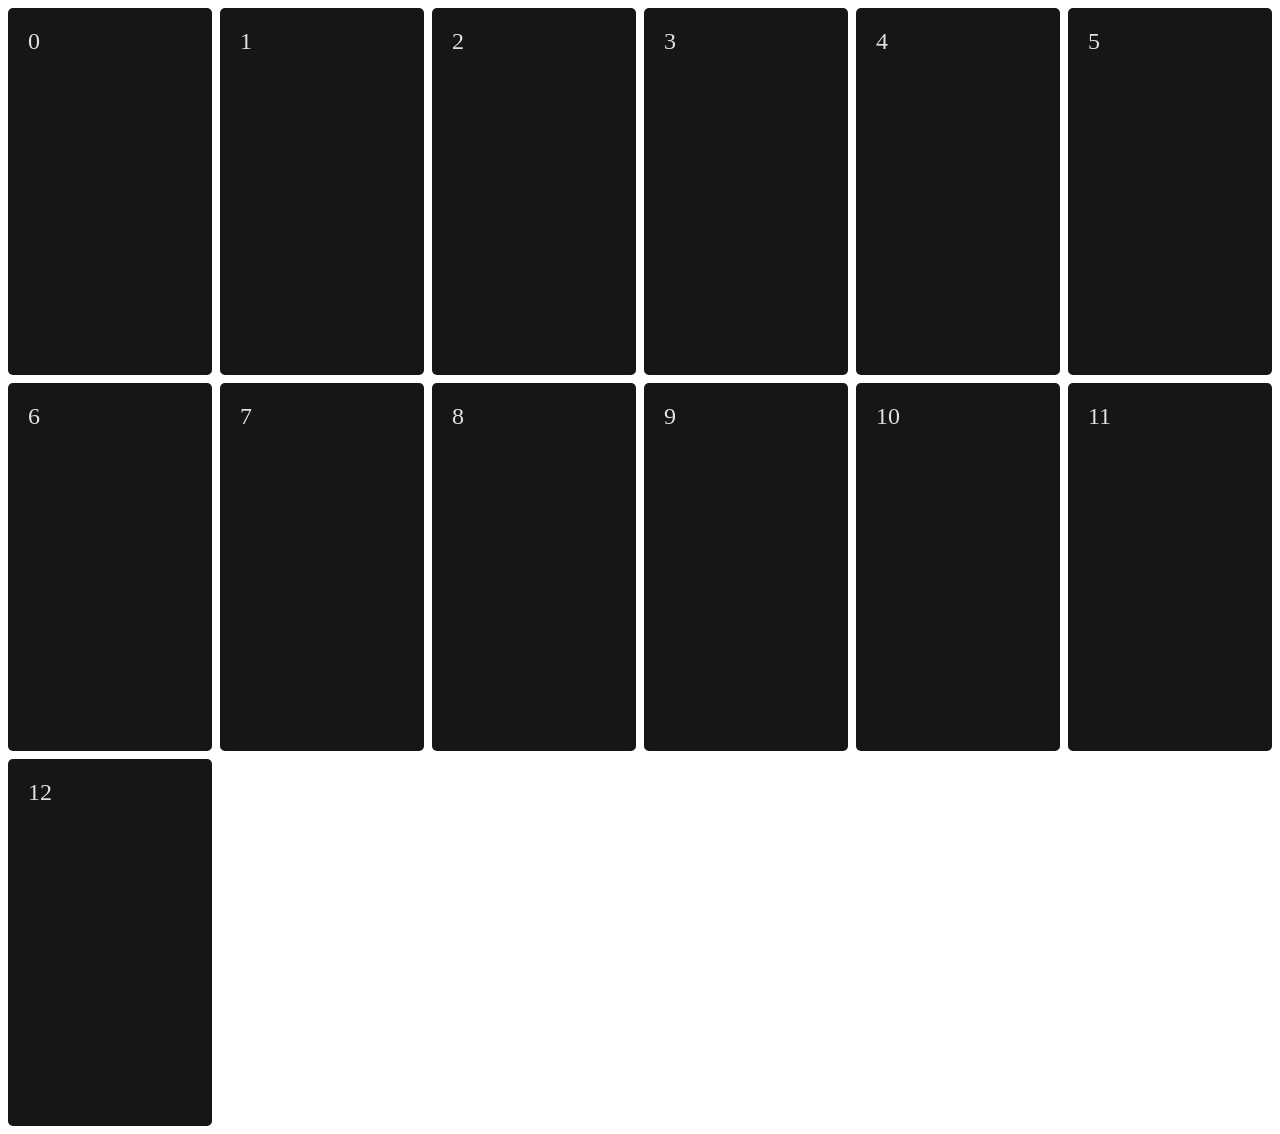
<file: bento-design/index.html>
<!DOCTYPE html>
<html lang="en">
<head>
    <meta charset="UTF-8">
    <meta name="viewport" content="width=device-width, initial-scale=1.0">
    <link rel="stylesheet" href="styles.css">
    <title>Love Knots</title>
</head>
<body>
    <div class="grid">
    <div class="item item-0">0</div>
      <div class="item item-1">1</div>
      <div class="item item-2">2</div>
      <div class="item item-3">3</div>
      <div class="item item-4">4</div>
      <div class="item item-5">5</div>
      <div class="item item-6">6</div>
      <div class="item item-7">7</div>
      <div class="item item-8">8</div>
      <div class="item item-9">9</div>
      <div class="item item-10">10</div>
      <div class="item item-11">11</div>
      <div class="item item-12">12</div>

      
  </div>
</body>
</html>
</file>
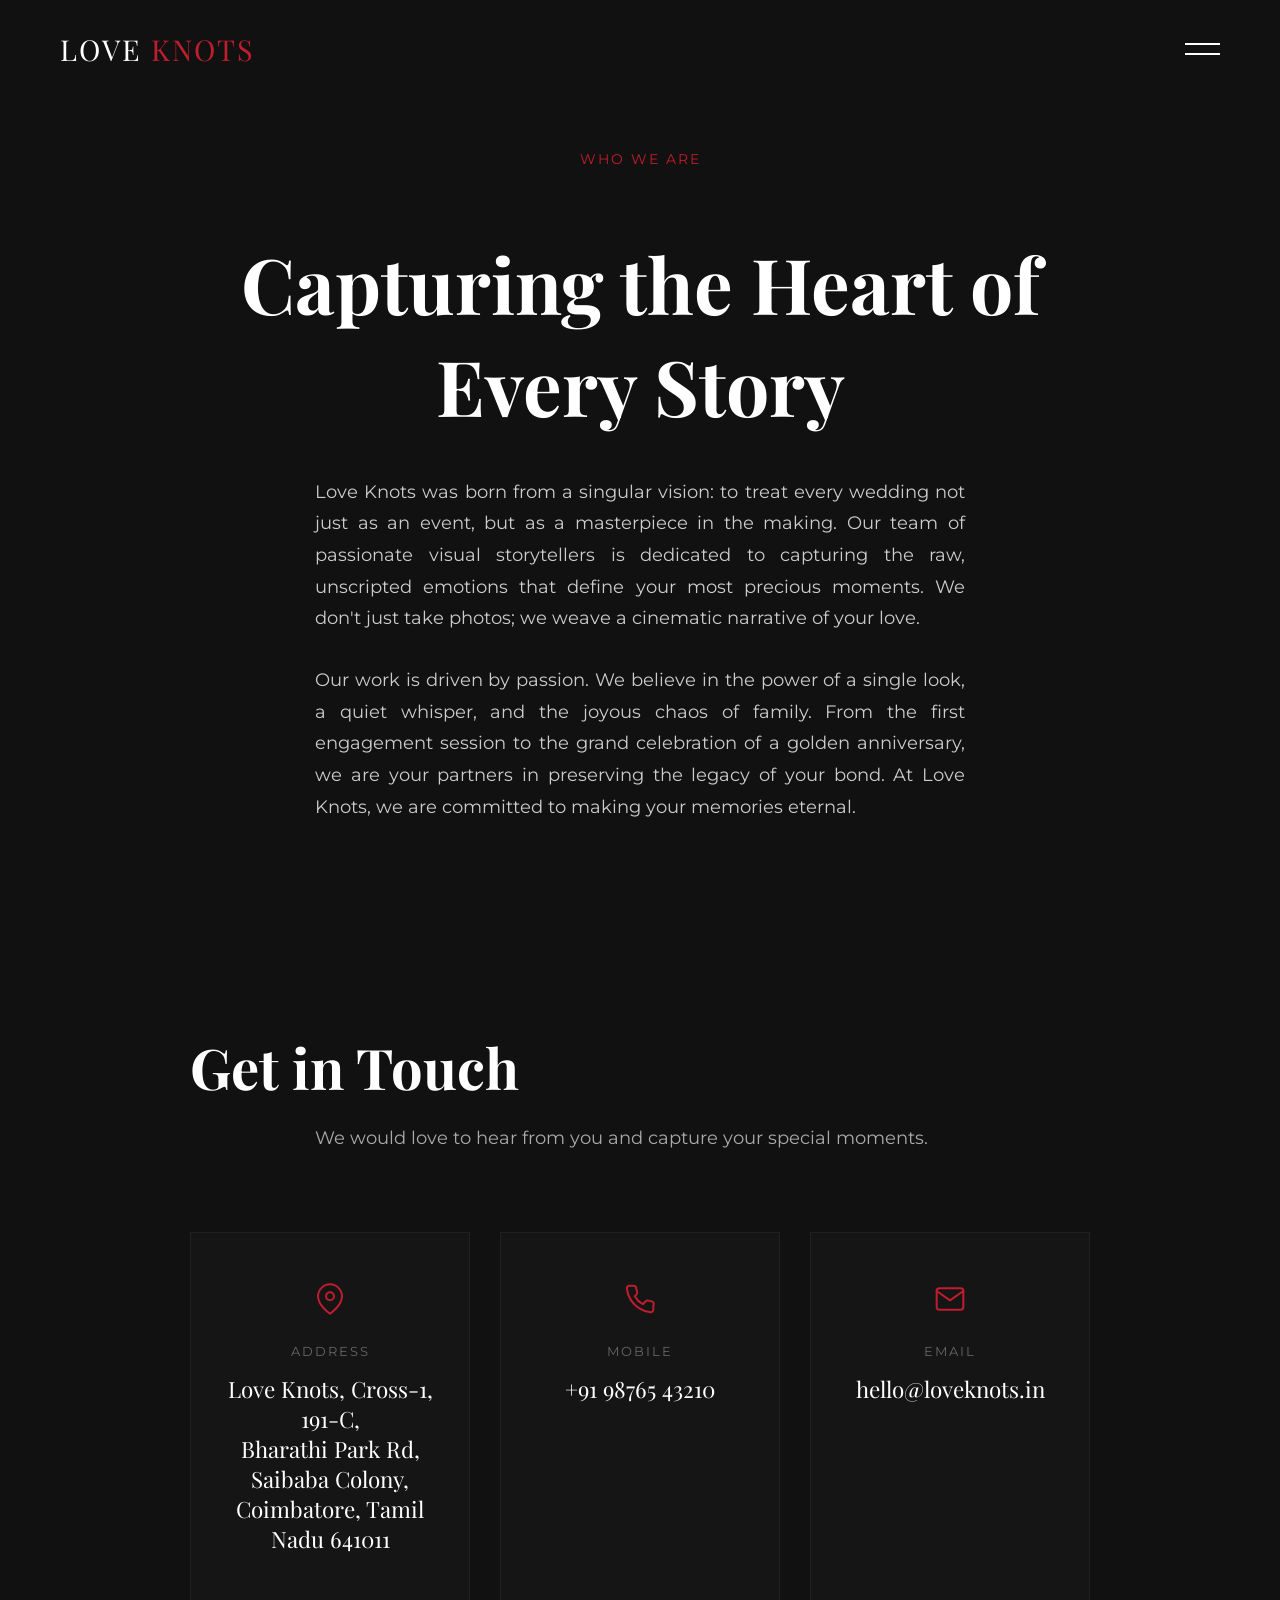
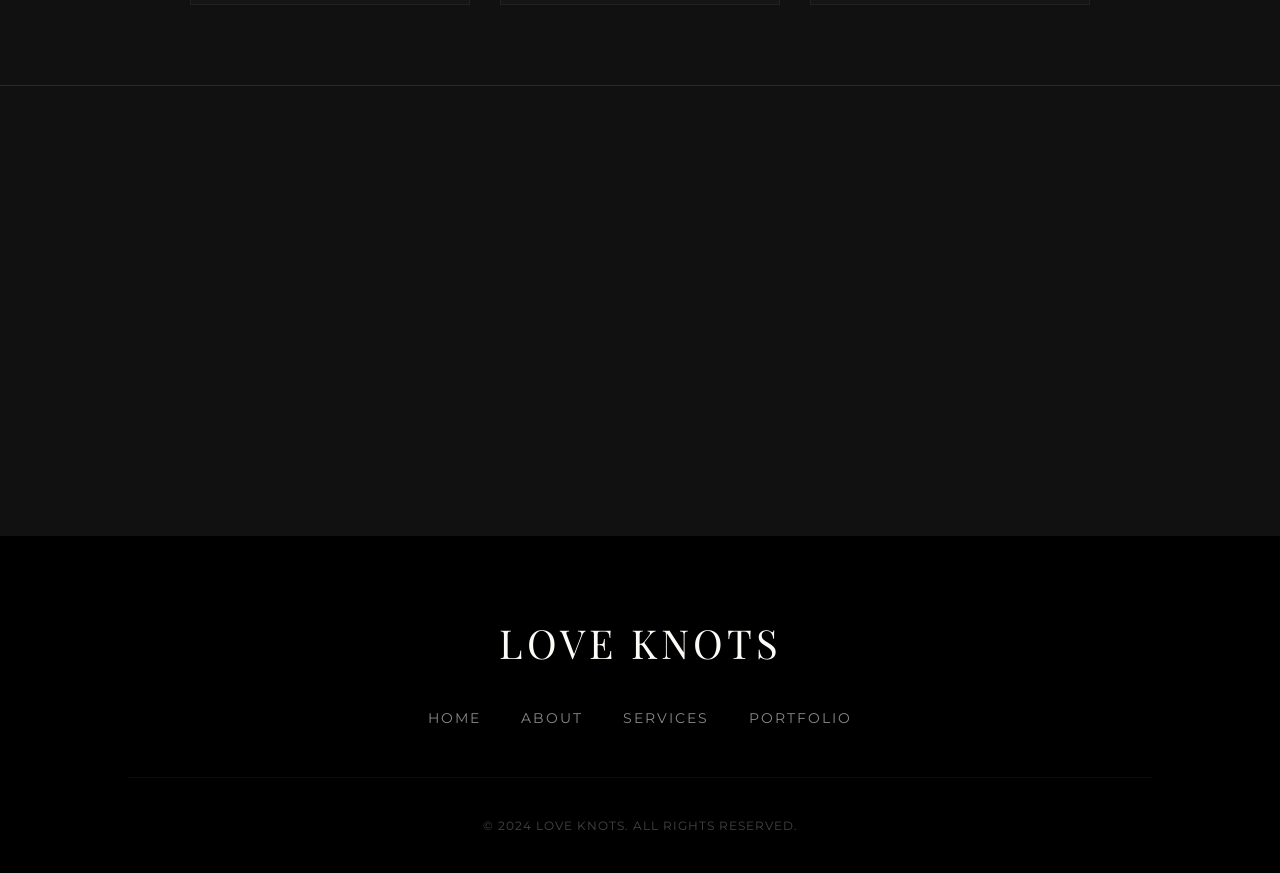
<file: V1/about.html>
<!DOCTYPE html>
<html lang="en">
<head>
  <meta charset="UTF-8" />
  <meta name="viewport" content="width=device-width, initial-scale=1.0"/>
  <title>About Us - Love Knots</title>
  <link rel="preconnect" href="https://fonts.googleapis.com">
  <link rel="preconnect" href="https://fonts.gstatic.com" crossorigin>
  <link href="https://fonts.googleapis.com/css2?family=Montserrat:wght@300;400;500;600&family=Playfair+Display:ital,wght@0,700;1,700&display=swap" rel="stylesheet">
  <link rel="stylesheet" href="styles.css" />
</head>
<body class="about-page">

<!-- MENU HEADER -->
<header class="site-header">
  <div class="logo"><a href="index.html" style="color: inherit; text-decoration: none;">LOVE <span>KNOTS</span></a></div>
  <div class="menu-btn" id="menu-btn">
    <div class="line"></div>
    <div class="line"></div>
  </div>
</header>

<!-- FULL SCREEN MENU -->
<div class="fullscreen-menu" id="fullscreen-menu">
  <nav>
    <a href="index.html" class="menu-link">Home</a>
    <a href="about.html" class="menu-link">About Us</a>
    <a href="portfolio.html" class="menu-link">Services</a>
    <a href="portfolio.html" class="menu-link">Portfolio</a>
    <a href="index.html#contact" class="menu-link">Contact</a>
  </nav>
</div>

<main style="padding-top: 150px;">
  <section class="about-hero-section" style="padding: 0 10%; margin-bottom: 80px;">
    <div class="contact-container" style="max-width: 800px; margin: 0 auto; text-align: center;">
      <span class="slide-subtitle" style="display: block; margin-bottom: 20px;">WHO WE ARE</span>
      <h1 class="section-title" style="font-size: clamp(3rem, 6vw, 5rem); margin-bottom: 40px;">Capturing the Heart of Every Story</h1>
      <p class="section-subtitle" style="text-align: justify; color: #ccc; font-size: 1.1rem; line-height: 1.8; margin-bottom: 30px;">
        Love Knots was born from a singular vision: to treat every wedding not just as an event, but as a masterpiece in the making. Our team of passionate visual storytellers is dedicated to capturing the raw, unscripted emotions that define your most precious moments. We don't just take photos; we weave a cinematic narrative of your love.
      </p>
      <p class="section-subtitle" style="text-align: justify; color: #ccc; font-size: 1.1rem; line-height: 1.8;">
        Our work is driven by passion. We believe in the power of a single look, a quiet whisper, and the joyous chaos of family. From the first engagement session to the grand celebration of a golden anniversary, we are your partners in preserving the legacy of your bond. At Love Knots, we are committed to making your memories eternal.
      </p>
    </div>
  </section>

  <section class="kpi-section">
    <div class="contact-container">
      <h2 class="section-title">Get in Touch</h2>
      <p class="section-subtitle">We would love to hear from you and capture your special moments.</p>
      
      <div class="kpi-grid">
        <div class="kpi-tile">
          <div class="kpi-icon">
            <svg width="32" height="32" viewBox="0 0 24 24" fill="none" stroke="currentColor" stroke-width="1.5" stroke-linecap="round" stroke-linejoin="round"><path d="M21 10c0 7-9 13-9 13s-9-6-9-13a9 9 0 0 1 18 0z"></path><circle cx="12" cy="10" r="3"></circle></svg>
          </div>
          <div class="kpi-title">Address</div>
          <div class="kpi-content">Love Knots, Cross-1, 191-C,<br>Bharathi Park Rd, Saibaba Colony,<br>Coimbatore, Tamil Nadu 641011</div>
        </div>

        <div class="kpi-tile">
          <div class="kpi-icon">
            <svg width="32" height="32" viewBox="0 0 24 24" fill="none" stroke="currentColor" stroke-width="1.5" stroke-linecap="round" stroke-linejoin="round"><path d="M22 16.92v3a2 2 0 0 1-2.18 2 19.79 19.79 0 0 1-8.63-3.07 19.5 19.5 0 0 1-6-6 19.79 19.79 0 0 1-3.07-8.67A2 2 0 0 1 4.11 2h3a2 2 0 0 1 2 1.72 12.84 12.84 0 0 0 .7 2.81 2 2 0 0 1-.45 2.11L8.09 9.91a16 16 0 0 0 6 6l2.21-2.21a2 2 0 0 1 2.11-.45 12.84 12.84 0 0 0 2.81.7A2 2 0 0 1 22 16.92z"></path></svg>
          </div>
          <div class="kpi-title">Mobile</div>
          <div class="kpi-content">+91 98765 43210</div>
        </div>

        <div class="kpi-tile">
          <div class="kpi-icon">
            <svg width="32" height="32" viewBox="0 0 24 24" fill="none" stroke="currentColor" stroke-width="1.5" stroke-linecap="round" stroke-linejoin="round"><path d="M4 4h16c1.1 0 2 .9 2 2v12c0 1.1-.9 2-2 2H4c-1.1 0-2-.9-2-2V6c0-1.1.9-2 2-2z"></path><polyline points="22,6 12,13 2,6"></polyline></svg>
          </div>
          <div class="kpi-title">Email</div>
          <div class="kpi-content">hello@loveknots.in</div>
        </div>
      </div>
    </div>
  </section>

  <section class="map-section">
    <iframe src="https://www.google.com/maps/embed?pb=!1m18!1m12!1m3!1d3916.265123456789!2d76.9560!3d11.0168!2m3!1f0!2f0!3f0!3m2!1i1024!2i768!4f13.1!3m3!1m2!1s0x3ba859af2f971cb5%3A0x2fc1c81e183a433a!2sSaibaba%20Colony%2C%20Coimbatore%2C%20Tamil%20Nadu%20641011!5e0!3m2!1sen!2sin!4v1714389000000!5m2!1sen!2sin" style="border:0;" allowfullscreen="" loading="lazy" referrerpolicy="no-referrer-when-downgrade"></iframe>
  </section>
</main>

<footer class="site-footer">
  <div class="footer-logo">LOVE <span>KNOTS</span></div>
  <nav class="footer-nav">
    <a href="index.html">Home</a>
    <a href="about.html">About</a>
    <a href="service.html">Services</a>
    <a href="portfolio.html">Portfolio</a>
  </nav>
  <div class="footer-bottom">
    &copy; 2024 LOVE KNOTS. ALL RIGHTS RESERVED.
  </div>
</footer>

<script src="script.js"></script>
</body>
</html>
</file>
<file: bento-design/styles.css>
:root{
      --primary-color: #e1e1e1;
      --secondary-color: #161616;
      --tertiary-color: #555;
      --quaternary-color: #888;
      --quinary-color: #ccc;
      --senary-color: #eee;
      --septenary-color: #ddd;
      --octonary-color: #fff;
      --nonary-color: #000;
      --decary-color: #222;
      /* background-color: #161616; */
}  
  
  .grid {
    display: grid;
    grid-template-columns: repeat(3, 1fr);
    /* 3 cols = 2 gaps of 8px = 16px */
    grid-auto-rows: calc(((100cqw - 16px) / 3) * 16 / 9);
    grid-auto-flow: dense;
    gap: 8px;
    container-type: inline-size;
  }
  .item {
    background-color: #161616;
    color: #e1e1e1;
    border-radius: 5px;
    padding: 20px;
    font-size: 150%;
    overflow: hidden;
  }
  .mobile-only {
    display: block;
  }
  .desktop-only {
    display: none;
  }
  
  /* Reset all items to auto placement initially */
  .item[class*="item-"] {
    grid-column: auto;
    grid-row: auto;
  }
  
  /* Mobile Bento Layout (using 2x2 blocks to perfectly maintain 9:16 shape) */
  .item-0 { grid-column: span 2; grid-row: span 2; }
  .item-7 { grid-column: span 2; grid-row: span 2; }
  
  @media (min-width: 768px) {
    .grid {
      grid-template-columns: repeat(6, 1fr);
      /* 6 cols = 5 gaps of 8px = 40px */
      grid-auto-rows: calc(((100cqw - 40px) / 6) * 16 / 9);
    }
    .mobile-only {
      display: none;
    }
    .desktop-only {
      display: block;
    }
    
    /* Desktop Bento Layout (using 2x2 blocks to perfectly maintain 9:16 shape) */
    .item-0 { grid-column: span 2; grid-row: span 2; }
    .item-3 { grid-column: span 2; grid-row: span 2; }
    .item-7 { grid-column: span 2; grid-row: span 2; }
    .item-8 { grid-column: span 2; grid-row: span 2; }
  }
</file>
<file: V1/styles.css>
@import url('https://fonts.googleapis.com/css2?family=Montserrat:wght@300;400;500&family=Playfair+Display:ital,wght@0,700;1,700&display=swap');

:root {
  --color-dark: #111111; /* Matching Oblo's very dark feel */
  --color-blush: #F5D0D6;
  --color-ivory: #FDFBF7;
  --color-accent: #bf1e2e; /* Slightly brighter red for oblo accent */
  
  --font-main: 'pandora', 'Playfair Display', serif;
  --font-body: 'Montserrat', sans-serif;
}

/* Hide scrollbar site-wide */
::-webkit-scrollbar {
  display: none;
}

html {
  scrollbar-width: none; /* Firefox */
  -ms-overflow-style: none; /* IE/Edge */
}

body, html {
  margin: 0;
  padding: 0;
  font-family: var(--font-body);
  background: var(--color-dark);
  color: var(--color-ivory);
  overflow-x: clip;
  scroll-behavior: smooth;
  user-select: none; /* Disable text selection */
  -webkit-user-select: none;
  -webkit-touch-callout: none; /* Disable long-press context menu on mobile */
}

h1, h2, h3, h4, h5, h6 {
  font-family: var(--font-main);
  font-weight: bold;
}

img {
  -webkit-user-drag: none;
  user-drag: none;
}

.click-cursor {
  position: fixed;
  width: 90px;
  height: 90px;
  background: var(--color-accent);
  color: #fff;
  border-radius: 50%;
  display: flex;
  align-items: center;
  justify-content: center;
  font-family: var(--font-body);
  font-size: 0.8rem;
  font-weight: 700;
  text-transform: uppercase;
  pointer-events: none;
  opacity: 0;
  transform: translate(-50%, -50%) scale(0.5);
  transition: opacity 0.3s ease, transform 0.3s cubic-bezier(0.175, 0.885, 0.32, 1.275);
  z-index: 10000;
}
.click-cursor.active {
  opacity: 1;
  transform: translate(-50%, -50%) scale(1);
}

@media (max-width: 768px) {
  .click-cursor {
    display: none !important;
  }
}

/* ------------------- CONTACT FORM ------------------- */
.contact-section {
  padding: 120px 10%;
  background: #0d0d0d;
}

.contact-container {
  max-width: 900px;
  margin: 0 auto;
}

.contact-form {
  display: grid;
  grid-template-columns: 1fr 1fr;
  gap: 25px;
  margin-top: 60px;
}

.form-group {
  position: relative;
}

.form-group.full-width {
  grid-column: span 2;
}

.contact-form input, .contact-form textarea {
  width: 100%;
  padding: 18px 0;
  background: transparent;
  border: none;
  border-bottom: 1px solid rgba(255,255,255,0.2);
  color: #fff;
  font-family: var(--font-body);
  font-size: 1rem;
  outline: none;
  transition: border-color 0.3s;
}

.contact-form input:focus, .contact-form textarea:focus {
  border-color: var(--color-accent);
}

.contact-form textarea {
  height: 120px;
  resize: none;
}

.submit-btn {
  margin-top: 40px;
  padding: 20px 50px;
  background: var(--color-accent);
  color: #fff;
  border: none;
  font-family: var(--font-body);
  font-weight: 700;
  text-transform: uppercase;
  letter-spacing: 2px;
  cursor: pointer;
  transition: all 0.4s cubic-bezier(0.165, 0.84, 0.44, 1);
  width: fit-content;
}

.submit-btn:hover {
  background: #fff;
  color: #000;
  transform: translateY(-5px);
}

/* ------------------- KPI TILES & ABOUT ------------------- */
.kpi-section {
  padding: 80px 10%;
  background: var(--color-dark);
}

.kpi-grid {
  display: grid;
  grid-template-columns: repeat(3, 1fr);
  gap: 30px;
}

.kpi-tile {
  background: #151515;
  padding: 50px 30px;
  border: 1px solid rgba(255,255,255,0.05);
  text-align: center;
  transition: all 0.4s ease;
}

.kpi-tile:hover {
  background: #1a1a1a;
  border-color: var(--color-accent);
  transform: translateY(-10px);
}

.kpi-icon {
  margin-bottom: 25px;
  color: var(--color-accent);
}

.kpi-title {
  font-family: var(--font-body);
  font-size: 0.8rem;
  letter-spacing: 2px;
  text-transform: uppercase;
  color: #666;
  margin-bottom: 15px;
}

.kpi-content {
  font-family: var(--font-main);
  font-size: 1.4rem;
  color: #fff;
}

.map-section {
  width: 100%;
  height: 450px;
  background: #111;
  border-top: 1px solid rgba(255,255,255,0.1);
}

.map-section iframe {
  width: 100%;
  height: 100%;
  filter: grayscale(1) invert(1) contrast(1.2); /* Cinematic dark map */
  opacity: 0.7;
}

/* ------------------- FOOTER ------------------- */
.site-footer {
  padding: 80px 10% 40px;
  background: #000;
  text-align: center;
}

.footer-logo {
  font-family: var(--font-main);
  font-size: 2.5rem;
  letter-spacing: 4px;
  margin-bottom: 40px;
}

.footer-nav {
  display: flex;
  justify-content: center;
  gap: 40px;
  margin-bottom: 50px;
}

.footer-nav a {
  color: #888;
  text-decoration: none;
  font-family: var(--font-body);
  font-size: 0.9rem;
  text-transform: uppercase;
  letter-spacing: 2px;
  transition: color 0.3s;
}

.footer-nav a:hover {
  color: var(--color-accent);
}

.footer-bottom {
  border-top: 1px solid rgba(255,255,255,0.05);
  padding-top: 40px;
  color: #444;
  font-size: 0.75rem;
  letter-spacing: 1px;
}

@media (max-width: 768px) {
  .contact-form { grid-template-columns: 1fr; }
  .form-group.full-width { grid-column: span 1; }
  .kpi-grid { grid-template-columns: 1fr; }
  .footer-nav { flex-direction: column; gap: 20px; }
}

/* ------------------- HEADER & Hamburger MENU ------------------- */
.site-header {
  position: fixed;
  top: 0;
  left: 0;
  width: 100%;
  padding: 30px 60px;
  display: flex;
  justify-content: space-between;
  align-items: center;
  z-index: 1000;
  box-sizing: border-box;
  pointer-events: none; /* Let clicks pass through except on logo/menu */
}

.logo {
  font-family: var(--font-main);
  font-size: 1.8rem;
  color: #fff;
  letter-spacing: 2px;
  text-transform: uppercase;
  pointer-events: auto;
}
.logo span {
  color: var(--color-accent);
}

.menu-btn {
  width: 35px;
  height: 12px;
  display: flex;
  flex-direction: column;
  justify-content: space-between;
  cursor: pointer;
  z-index: 1001;
  pointer-events: auto;
}

.menu-btn .line {
  width: 100%;
  height: 2px;
  background-color: #fff;
  transition: transform 0.4s ease, opacity 0.4s ease;
  transform-origin: center right;
}

.menu-btn.open .line:nth-child(1) {
  transform: translateY(-2px) rotate(-45deg);
  width: 35px;
}
.menu-btn.open .line:nth-child(2) {
  transform: translateY(2px) rotate(45deg);
  width: 35px;
}

/* ------------------- CINEMATIC LOADER ------------------- */
.loader {
  position: fixed;
  top: 0; left: 0; width: 100vw; height: 100vh;
  background: var(--color-dark);
  z-index: 9999;
  display: flex;
  flex-direction: column;
  justify-content: center;
  align-items: center;
  transition: transform 1.2s cubic-bezier(0.77, 0, 0.175, 1);
  overflow: hidden;
}
.loader.hide {
  transform: translateY(-110vh);
  opacity: 0;
  visibility: hidden;
}
.loader-center {
  position: relative;
  z-index: 2;
  padding: 0 40px;
}
.loader-subquote {
  font-family: var(--font-main);
  font-size: clamp(2rem, 5vw, 4rem);
  color: var(--color-ivory);
  opacity: 0.9;
  text-align: center;
  font-weight: 700;
  display: flex;
  justify-content: center;
  align-items: center;
  flex-wrap: wrap;
  gap: 10px;
}
.roller {
  height: 4rem; /* Consistent height on desktop */
  overflow: hidden;
  position: relative;
  display: inline-block;
  vertical-align: middle;
  contain: paint;
}
.roller-inner {
  display: flex;
  flex-direction: column;
  transition: transform 0.4s cubic-bezier(0.25, 1, 0.5, 1);
}
.roller-inner span {
  height: 4rem;
  line-height: 4rem;
  display: block;
  color: var(--color-accent);
  font-style: italic;
  font-weight: 700;
  flex-shrink: 0;
  opacity: 0; /* Completely hidden when not active */
  transition: opacity 0.2s ease;
}
.roller-inner span.active {
  opacity: 1;
}
.loader-bottom {
  position: absolute;
  bottom: 60px;
  left: 60px;
  width: calc(100% - 120px);
  z-index: 2;
}
.loader-counter {
  font-family: var(--font-body);
  font-size: clamp(5rem, 12vw, 10rem);
  font-weight: 400;
  color: var(--color-ivory);
  line-height: 1;
  margin-bottom: 20px;
  letter-spacing: -2px;
}
.loader-divider {
  width: 100%;
  height: 1px;
  background: rgba(255, 255, 255, 0.1);
  margin-bottom: 15px;
  position: relative;
}
.loader-line-progress {
  position: absolute;
  top: 0; left: 0; width: 0%; height: 100%;
  background: var(--color-accent);
}
.loader-status {
  font-family: var(--font-body);
  font-size: 0.75rem;
  font-weight: 600;
  color: var(--color-accent);
  letter-spacing: 3px;
  text-transform: uppercase;
}

/* ------------------- FULLSCREEN MENU OVERLAY ------------------- */
.fullscreen-menu {
  position: fixed;
  top: 0;
  left: 0;
  width: 100vw;
  height: 100vh;
  background: rgba(17, 17, 17, 0.98);
  z-index: 999;
  display: flex;
  align-items: center;
  justify-content: center;
  opacity: 0;
  visibility: hidden;
  transition: opacity 0.5s ease, visibility 0.5s;
}
.fullscreen-menu.active {
  opacity: 1; visibility: visible;
}
.fullscreen-menu nav {
  display: flex; flex-direction: column; text-align: center; gap: 30px;
}
.menu-link {
  font-family: var(--font-main); font-size: 4rem; color: #fff;
  text-decoration: none; transition: color 0.3s ease;
}
.menu-link:hover { color: var(--color-accent); }

/* ------------------- SLIDER (PREMIUM CUT) ------------------- */

.services-slider {
  position: relative;
  width: 100%;
  height: 100vh; /* Premium state-controlled transition */
  background: #000;
}

.slider-sticky {
  position: sticky;
  top: 0;
  width: 100%;
  height: 100vh;
  overflow: hidden;
}

.slider-container {
  position: relative;
  width: 100%;
  height: 100%;
}

.slide {
  position: absolute;
  top: 0; left: 0;
  width: 100%;
  height: 100%;
  opacity: 0;
  visibility: hidden;
  transform: scale(1.05);
  transition: opacity 0.85s cubic-bezier(0.25, 0.46, 0.45, 0.94), 
              visibility 0.85s, 
              transform 0.85s cubic-bezier(0.25, 0.46, 0.45, 0.94);
  z-index: 1;
  cursor: pointer;
}

.slide.active {
  opacity: 1;
  visibility: visible;
  transform: scale(1);
  z-index: 2;
}

.slide-bg {
  position: absolute;
  top: 0; left: 0; right: 0; bottom: 0;
  z-index: 0;
}
/* Gives an overall 30% overlay directly over the image */
.slide-bg::after {
  content: '';
  position: absolute;
  top: 0; left: 0; width: 100%; height: 100%;
  background: rgba(0, 0, 0, 0.3);
  pointer-events: none;
}
.slide-bg img {
  width: 100%; height: 100%;
  object-fit: cover;
  object-position: 50% 30%; /* Keeps faces/center vertically stable regardless of device orientation */
  filter: url('#liquid-glitch');
  transform: scale(1.1) translateX(5%);
  transition: transform 0.85s cubic-bezier(0.25, 0.46, 0.45, 0.94), filter 0.4s ease;
}

@media (min-width: 769px) {
  .slide-bg img.align-center-desktop {
    object-position: center center;
  }
}

.slide.active .slide-bg img {
  transform: scale(1.02) translateX(0);
}

.slide-content {
  position: absolute;
  top: 50%;
  left: 60px;
  transform: translateY(-50%);
  z-index: 10;
}

.text-mask {
  display: block;
  overflow: hidden;
  line-height: 1.1;
  padding-bottom: 5px; /* give some room for descenders */
}

.text-mask span {
  display: block;
  transform: translateY(110%);
  opacity: 0;
  transition: transform 0.55s cubic-bezier(0.25, 0.46, 0.45, 0.94), opacity 0.3s ease;
}

.slide-subtitle {
  color: var(--color-accent);
  font-family: var(--font-body);
  font-size: 0.9rem;
  letter-spacing: 2px;
  text-transform: uppercase;
  margin-bottom: 5px;
  display: block;
}

.slide-title {
  color: #fff;
  font-family: var(--font-main);
  font-size: clamp(4rem, 10vw, 9rem);
  font-weight: 700;
  margin: 0;
  line-height: 1;
  text-transform: capitalize;
}

/* Animations for Active Slide Text */
.slide.active .text-mask span {
  transform: translateY(0);
  opacity: 1;
}

.slide.active .slide-subtitle .text-mask span {
  transition-delay: 0.1s;
}

.slide.active .slide-title .text-mask span {
  transition-delay: 0.2s;
}

/* Glitch applied via JS during slide change (Image only) */
.slide.glitch-anim .slide-bg img {
  filter: url('#liquid-glitch') saturate(1.2); /* Enhance the water distortion softly */
}

/* Static Elements on top of slider */

.slider-arrows {
  position: absolute;
  right: 60px;
  bottom: 60px;
  display: flex;
  flex-direction: column;
  gap: 20px;
  z-index: 10;
}
.arrow-btn {
  background: transparent;
  border: none;
  color: #fff;
  cursor: pointer;
  transition: color 0.3s ease, transform 0.3s ease;
  padding: 0;
}
.arrow-btn:hover {
  color: var(--color-accent);
  transform: scale(1.1);
}

/* ------------------- OTHER SECTIONS ------------------- */
.page-content {
  background: var(--color-dark);
  position: relative;
  z-index: 5;
}

.hero {
  min-height: 50vh;
  display: flex;
  flex-direction: column;
  justify-content: center;
  align-items: center;
  text-align: center;
  padding: 80px 20px;
  background: #151515;
}
.hero h1 { font-size: 3rem; color: #fff; }
.hero h2 { color: var(--color-accent); font-family: var(--font-body); font-weight: 300; letter-spacing: 2px; margin-top: 10px;}

.cta {
  margin-top: 30px; padding: 15px 35px; background: var(--color-accent); color: #fff;
  border: none; border-radius: 4px; font-family: var(--font-body); font-weight: 600;
  text-transform: uppercase; letter-spacing: 1px; cursor: pointer; transition: 0.3s;
}
.cta:hover { background: #fff; color: var(--color-dark); }



.timeline-section {
  padding: 100px 5%;
  background: var(--color-dark);
  text-align: center;
  position: relative;
}
.section-title {
  color: #fff;
  font-family: var(--font-main);
  font-size: 3.5rem;
  margin-bottom: 20px;
}
.section-subtitle {
  color: #aaa;
  font-family: var(--font-body);
  font-size: 1.1rem;
  max-width: 650px;
  margin: 0 auto 80px auto;
  line-height: 1.6;
}
.timeline-wrap {
  position: relative;
  max-width: 1000px;
  margin: 0 auto;
}
.timeline-wrap::before {
  content: '';
  position: absolute;
  width: 2px;
  background: rgba(255,255,255,0.1);
  top: 0; bottom: 0; left: 50%;
  transform: translateX(-50%);
}
.timeline-progress {
  position: absolute;
  width: 2px;
  background: linear-gradient(to bottom, var(--color-accent) 0%, #ff5266 50%, var(--color-accent) 100%);
  background-size: 100% 150px;
  animation: progress-sweep 1s infinite linear;
  top: 0; left: 50%;
  transform: translateX(-50%);
  height: 0%; 
  z-index: 1;
  box-shadow: 0 0 10px rgba(191, 30, 46, 0.6);
}

@keyframes progress-sweep {
  0% { background-position: 0 -150px; }
  100% { background-position: 0 150px; }
}
.timeline-node {
  padding: 10px 40px;
  position: relative;
  background: inherit;
  width: 50%;
  box-sizing: border-box;
  opacity: 0;
  transform: translateY(50px);
  transition: all 0.8s ease;
  z-index: 5; /* Forces the dots to render completely over the loading beam */
}
.timeline-node.left { left: 0; text-align: right; }
.timeline-node.right { left: 50%; text-align: left; }

.timeline-node::after {
  content: '';
  position: absolute;
  width: 16px;
  height: 16px;
  background: var(--color-dark);
  border: 4px solid rgba(255,255,255,0.2);
  top: 15px;
  border-radius: 50%;
  z-index: 2;
  transition: border-color 0.4s ease, background 0.4s ease;
}
.timeline-node.left::after {
  right: 0;
  transform: translateX(50%);
}
.timeline-node.right::after {
  left: 0;
  transform: translateX(-50%);
}
/* Dots 'light up' exactly as progress passes them or when active */
.timeline-node.in-view::after {
  border-color: var(--color-accent);
  background: var(--color-accent);
}
.timeline-date {
  font-family: var(--font-body);
  color: var(--color-accent);
  font-weight: 700;
  font-size: 1.2rem;
  letter-spacing: 2px;
  margin-bottom: 20px;
}
.timeline-img {
  overflow: hidden;
  border-radius: 4px;
  margin-bottom: 20px;
}
.timeline-img img {
  width: 100%;
  height: 250px;
  object-fit: cover;
  transition: transform 0.5s ease;
}
.timeline-node:hover .timeline-img img {
  transform: scale(1.05);
}
.timeline-content h3 {
  color: #fff;
  font-family: var(--font-main);
  font-size: 2rem;
  margin: 0;
}

/* Animations Trigger Layer */
.timeline-node.in-view {
  opacity: 1;
  transform: translateY(0);
}



/* ------------------- HORIZONTAL SCROLL CLIENTS ------------------- */
.clients-section {
  position: relative;
  height: 500vh; /* Adjust based on content */
  background: var(--color-dark);
}

.clients-sticky {
  position: sticky;
  top: 0;
  width: 100%;
  height: 100vh;
  display: flex;
  flex-direction: column;
  justify-content: center;
  overflow: hidden;
}

.section-header {
  display: flex;
  justify-content: space-between;
  align-items: flex-end;
  padding: 0 60px;
  margin-bottom: 30px;
  max-width: 100%;
  box-sizing: border-box;
}

.header-text {
  text-align: left;
}

.header-text .section-title {
  margin-bottom: 10px;
  text-align: left;
}

.header-text .section-subtitle {
  margin: 0;
  text-align: left;
}

.scroll-hint {
  display: flex;
  align-items: center;
  gap: 15px;
  color: var(--color-accent);
  font-family: var(--font-body);
  font-size: 0.8rem;
  font-weight: 600;
  text-transform: uppercase;
  letter-spacing: 2px;
  margin-bottom: 10px;
}

.scroll-hint svg {
  animation: arrow-slide 2s infinite;
}

/* ------------------- BENTO PORTFOLIO GRID ------------------- */
.portfolio-main-section {
  padding: 150px 5% 100px;
  background: var(--color-dark);
}

.bento-grid {
  display: grid;
  grid-template-columns: repeat(4, 1fr);
  grid-auto-rows: 250px;
  gap: 20px;
}

.bento-item {
  position: relative;
  border-radius: 12px;
  overflow: hidden;
  background: #111;
  opacity: 1; /* Always bright as requested */
  transform: scale(1);
  transition: transform 0.8s cubic-bezier(0.165, 0.84, 0.44, 1), box-shadow 0.4s ease;
}

.bento-item:hover {
  box-shadow: 0 10px 30px rgba(0,0,0,0.5);
  z-index: 2;
}

.bento-item.active {
  opacity: 1;
  transform: scale(1);
}

.bento-item img {
  width: 100%;
  height: 100%;
  object-fit: cover;
  transition: transform 1.2s cubic-bezier(0.165, 0.84, 0.44, 1);
}

.bento-item:hover img {
  transform: scale(1.08);
}

.bento-overlay {
  position: absolute;
  bottom: 0;
  left: 0;
  width: 100%;
  padding: 30px;
  background: linear-gradient(to top, rgba(0,0,0,0.8) 0%, transparent 100%);
  display: flex;
  flex-direction: column;
  justify-content: flex-end;
  pointer-events: none;
}

.bento-title {
  font-family: var(--font-main);
  font-size: 1.5rem;
  color: #fff;
  margin: 0;
}

.bento-category {
  font-family: var(--font-body);
  font-size: 0.7rem;
  color: var(--color-accent);
  text-transform: uppercase;
  letter-spacing: 2px;
  margin-bottom: 5px;
}

/* Bento Spans for Portrait/Square Layout (3:4 and 9:16 focus) */
.bento-item.l { grid-column: span 2; grid-row: span 3; } /* Large Portrait */
.bento-item.t { grid-column: span 1; grid-row: span 3; } /* Tall 9:16 style */
.bento-item.w { grid-column: span 2; grid-row: span 2; } /* Wide but slightly square-ish */
.bento-item.s { grid-column: span 1; grid-row: span 2; } /* Small Portrait */

@media (max-width: 992px) {
  .bento-grid { grid-template-columns: repeat(2, 1fr); grid-auto-rows: 300px; }
  .bento-item.l, .bento-item.t, .bento-item.w, .bento-item.s { grid-column: span 1; grid-row: span 1; }
  .bento-item.l, .bento-item.w { grid-column: span 2; }
}

@media (max-width: 600px) {
  .bento-grid { grid-template-columns: 1fr; grid-auto-rows: 450px; }
  .bento-item.l, .bento-item.t, .bento-item.w, .bento-item.s { grid-column: span 1; grid-row: span 1; }
}

@keyframes arrow-slide {
  0%, 100% { transform: translateY(0); }
  50% { transform: translateY(10px); }
}

.clients-scroll-container {
  width: 100%;
  overflow: visible; /* Let JS handle the positioning */
  padding: 20px 0;
}

.clients-scroll-track {
  display: flex;
  gap: 40px;
  width: max-content;
  padding: 0 60px;
  transition: transform 0.1s ease-out; /* Smooth follow */
}

.client-card {
  width: 300px;
  height: 450px;
  position: relative;
  border-radius: 12px;
  overflow: hidden;
  cursor: none; /* Hide real cursor to show custom one */
  flex-shrink: 0;
  transform: scale(0.95);
  transition: transform 0.4s ease, box-shadow 0.4s ease;
  background: #1a1a1a;
}

.client-card:hover {
  transform: scale(1);
  box-shadow: 0 20px 40px rgba(0,0,0,0.5);
}

.client-card img {
  width: 100%;
  height: 100%;
  object-fit: cover;
  transition: transform 0.7s ease;
}

.client-card:hover img {
  transform: scale(1.05);
}

.client-card-overlay {
  position: absolute;
  bottom: 0;
  left: 0;
  width: 100%;
  padding: 30px 20px 20px;
  background: linear-gradient(to top, rgba(0,0,0,0.9) 0%, rgba(0,0,0,0.5) 60%, transparent 100%);
  text-align: left;
  transform: translateY(10px);
  transition: transform 0.4s ease;
}

.client-card:hover .client-card-overlay {
  transform: translateY(0);
}

.client-card-name {
  color: #fff;
  font-family: var(--font-main);
  font-size: 1.8rem;
  margin: 0 0 5px 0;
}

.client-card-service {
  color: var(--color-accent);
  font-family: var(--font-body);
  font-size: 0.85rem;
  text-transform: uppercase;
  letter-spacing: 2px;
  font-weight: 600;
}

@media (max-width: 768px) {
  /* Disable glitch on mobile */
  .slide-bg img { filter: none !important; }
  .slide.glitch-anim .slide-bg img { filter: none !important; }
  
  .site-header { padding: 20px 30px; }
  .slide-content, .slider-arrows { left: 30px; }
  .slider-arrows { right: 30px; bottom: 30px; }

  .clients-section {
    height: 600vh; /* More scroll space for mobile */
  }
  .section-header {
    flex-direction: column;
    align-items: flex-start;
    padding: 0 30px;
    gap: 20px;
  }
  .scroll-hint {
    margin-bottom: 0;
  }
  .clients-scroll-track {
    padding: 0 30px;
    gap: 20px;
  }
  .client-card {
    width: 260px;
    height: 400px;
  }
  
  .timeline-wrap::before { left: 40px; transform: translateX(-50%); }
  .timeline-progress { left: 40px; transform: translateX(-50%); }
  .timeline-node { width: 100%; padding-left: 80px; padding-right: 25px; text-align: left; }
  .timeline-node.left, .timeline-node.right { left: 0; }
  .timeline-node.left::after, .timeline-node.right::after { 
    left: 40px; 
    right: auto;
    transform: translateX(-50%);
  }
  
  /* Mobile Scaling to fix Text Overlaps */
  .section-title { font-size: 2.2rem; margin-bottom: 10px; }

  /* LOADER MOBILE ADJUSTMENTS */
  .loader {
    justify-content: center;
    padding-top: 0;
  }

  .loader-center {
    transform: translateY(-10vh); /* Keeps it slightly higher but closer to the bottom than before */
  }

  .loader-subquote {
    flex-direction: column;
    gap: 15px; /* Increased gap for better spacing */
    font-size: 2.2rem;
  }

  .roller {
    height: 3rem !important; /* Fixed height to prevent overlap */
    overflow: hidden !important;
    display: block;
    margin: 0 auto;
  }

  .roller-inner span {
    height: 3rem !important;
    line-height: 3rem !important;
    display: block;
    flex-shrink: 0; /* Prevent shrinking which causes overlap */
  }

  .loader-bottom {
    bottom: 80px; /* Higher up to clear mobile browser bars */
    left: 30px;
    width: calc(100% - 60px);
  }

  .loader-counter {
    font-size: 5rem;
    margin-bottom: 10px;
  }

  /* SERVICES TRANSITION MOBILE */
  .slide {
    transition: opacity 1.2s cubic-bezier(0.25, 0.46, 0.45, 0.94), 
                visibility 1.2s, 
                transform 1.2s cubic-bezier(0.25, 0.46, 0.45, 0.94);
  }
  
  .slide.active .slide-bg img {
    transform: scale(1.1) translateX(0); /* Slightly more zoom on mobile for depth */
    transition: transform 1.2s cubic-bezier(0.25, 0.46, 0.45, 0.94), filter 1.2s ease;
  }

  .slide-bg img {
    transition: transform 1.2s cubic-bezier(0.25, 0.46, 0.45, 0.94), filter 1.2s ease;
  }

  /* SLOW DOWN TEXT ANIMATIONS ON MOBILE */
  .text-mask span {
    transition: transform 0.8s cubic-bezier(0.25, 0.46, 0.45, 0.94), opacity 0.5s ease;
  }

  .slide.active .slide-subtitle .text-mask span {
    transition-delay: 0.3s;
  }

  .slide.active .slide-title .text-mask span {
    transition-delay: 0.5s;
  }
}
</file>
